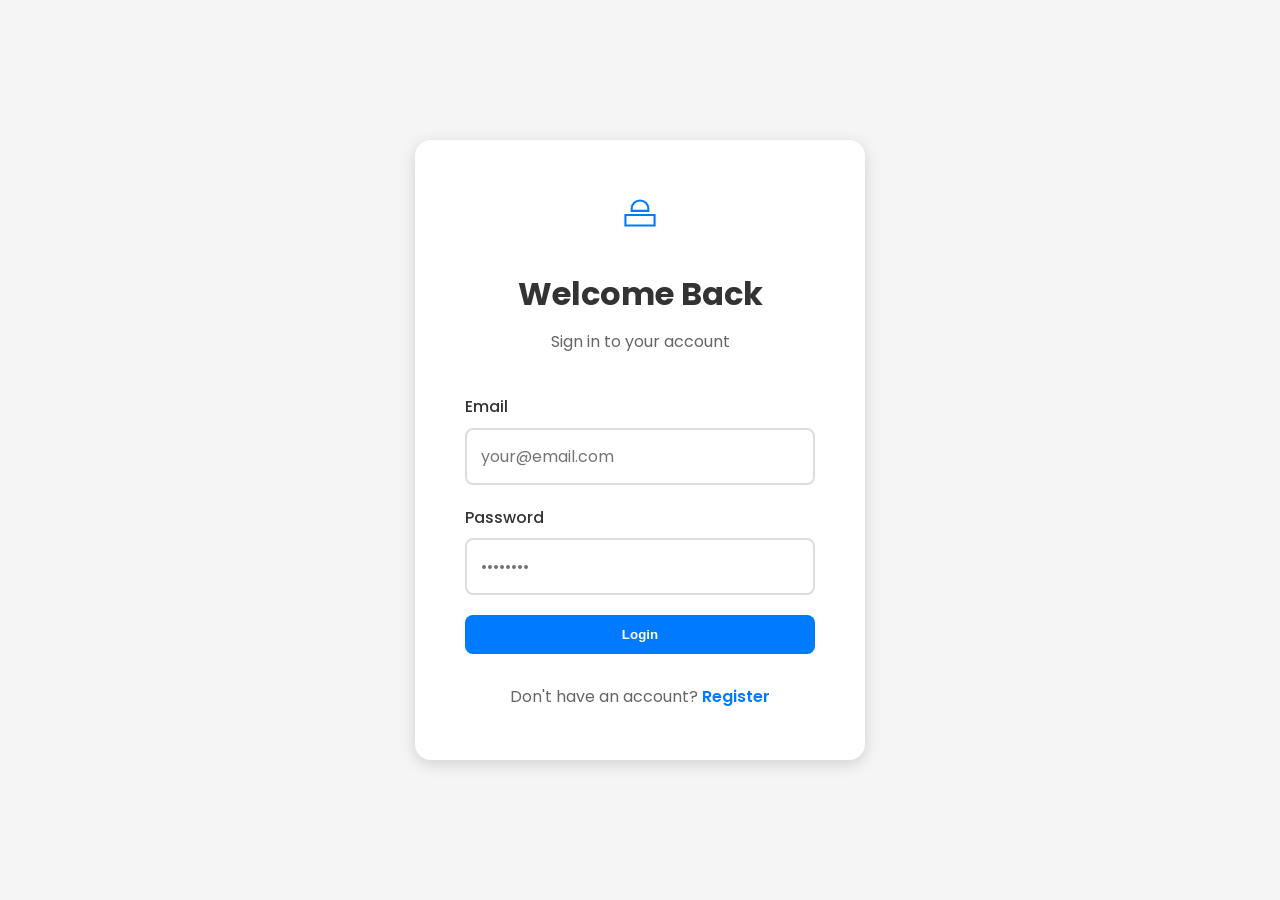
<file: vehicle-booking/admin-dashboard.html>
<!doctype html>
<html lang="en">
  <head>
    <meta charset="UTF-8" />
    <meta name="viewport" content="width=device-width, initial-scale=1.0" />
    <title>Admin Dashboard - VehicleBook</title>
    <link
      href="https://fonts.googleapis.com/css2?family=Poppins:wght@300;400;500;600;700&display=swap"
      rel="stylesheet"
    />
    <link rel="stylesheet" href="first.css" />
  </head>
  <body>
    <div class="dashboard-layout">
      <!-- Sidebar -->
      <aside class="sidebar" id="sidebar">
        <div class="sidebar-header">
          <svg
            class="sidebar-icon"
            viewBox="0 0 24 24"
            fill="none"
            stroke="currentColor"
          >
            <path
              d="M5 17h14v-5H5v5zm7-12a4 4 0 0 1 4 4v1H8V9a4 4 0 0 1 4-4z"
            />
          </svg>
          <span>VehicleBook Admin</span>
        </div>

        <nav class="sidebar-nav">
          <a href="admin-dashboard.html" class="sidebar-link active">
            <svg viewBox="0 0 24 24" fill="none" stroke="currentColor">
              <rect x="3" y="3" width="7" height="7" />
              <rect x="14" y="3" width="7" height="7" />
              <rect x="14" y="14" width="7" height="7" />
              <rect x="3" y="14" width="7" height="7" />
            </svg>
            <span>Dashboard</span>
          </a>
          <a href="admin-vehicles.html" class="sidebar-link">
            <svg viewBox="0 0 24 24" fill="none" stroke="currentColor">
              <path
                d="M5 17h14v-5H5v5zm7-12a4 4 0 0 1 4 4v1H8V9a4 4 0 0 1 4-4z"
              />
            </svg>
            <span>Vehicles</span>
          </a>
          <a href="admin-bookings.html" class="sidebar-link">
            <svg viewBox="0 0 24 24" fill="none" stroke="currentColor">
              <rect x="3" y="4" width="18" height="18" rx="2" />
              <line x1="16" y1="2" x2="16" y2="6" />
              <line x1="8" y1="2" x2="8" y2="6" />
              <line x1="3" y1="10" x2="21" y2="10" />
            </svg>
            <span>Bookings</span>
          </a>
          <a href="admin-users.html" class="sidebar-link">
            <svg viewBox="0 0 24 24" fill="none" stroke="currentColor">
              <path d="M17 21v-2a4 4 0 0 0-4-4H5a4 4 0 0 0-4 4v2" />
              <circle cx="9" cy="7" r="4" />
              <path d="M23 21v-2a4 4 0 0 0-3-3.87" />
              <path d="M16 3.13a4 4 0 0 1 0 7.75" />
            </svg>
            <span>Users</span>
          </a>
          <a href="#" class="sidebar-link" onclick="logout()">
            <svg viewBox="0 0 24 24" fill="none" stroke="currentColor">
              <path d="M9 21H5a2 2 0 0 1-2-2V5a2 2 0 0 1 2-2h4" />
              <polyline points="16 17 21 12 16 7" />
              <line x1="21" y1="12" x2="9" y2="12" />
            </svg>
            <span>Logout</span>
          </a>
        </nav>
      </aside>

      <!-- Main Content -->
      <main class="main-content">
        <button class="mobile-menu-btn" onclick="toggleSidebar()">☰</button>

        <div class="content-wrapper">
          <h1 class="page-title">Admin Dashboard</h1>

          <div class="stats-grid">
            <div class="stat-card">
              <div class="stat-content">
                <p class="stat-label">Total Vehicles</p>
                <p class="stat-value" id="totalVehicles">0</p>
              </div>
              <svg
                class="stat-icon"
                viewBox="0 0 24 24"
                fill="none"
                stroke="currentColor"
              >
                <path
                  d="M5 17h14v-5H5v5zm7-12a4 4 0 0 1 4 4v1H8V9a4 4 0 0 1 4-4z"
                />
              </svg>
            </div>

            <div class="stat-card stat-card-accent">
              <div class="stat-content">
                <p class="stat-label">Total Bookings</p>
                <p class="stat-value" id="totalBookings">0</p>
              </div>
              <svg
                class="stat-icon"
                viewBox="0 0 24 24"
                fill="none"
                stroke="currentColor"
              >
                <rect x="3" y="4" width="18" height="18" rx="2" />
                <line x1="16" y1="2" x2="16" y2="6" />
                <line x1="8" y1="2" x2="8" y2="6" />
                <line x1="3" y1="10" x2="21" y2="10" />
              </svg>
            </div>

            <div class="stat-card">
              <div class="stat-content">
                <p class="stat-label">Total Users</p>
                <p class="stat-value" id="totalUsers">0</p>
              </div>
              <svg
                class="stat-icon"
                viewBox="0 0 24 24"
                fill="none"
                stroke="currentColor"
              >
                <path d="M17 21v-2a4 4 0 0 0-4-4H5a4 4 0 0 0-4 4v2" />
                <circle cx="9" cy="7" r="4" />
              </svg>
            </div>
          </div>
        </div>
      </main>
    </div>

    <script src="js/config.js"></script>
    <script src="js/admin-dashboard.js"></script>
  </body>
</html>
</file>
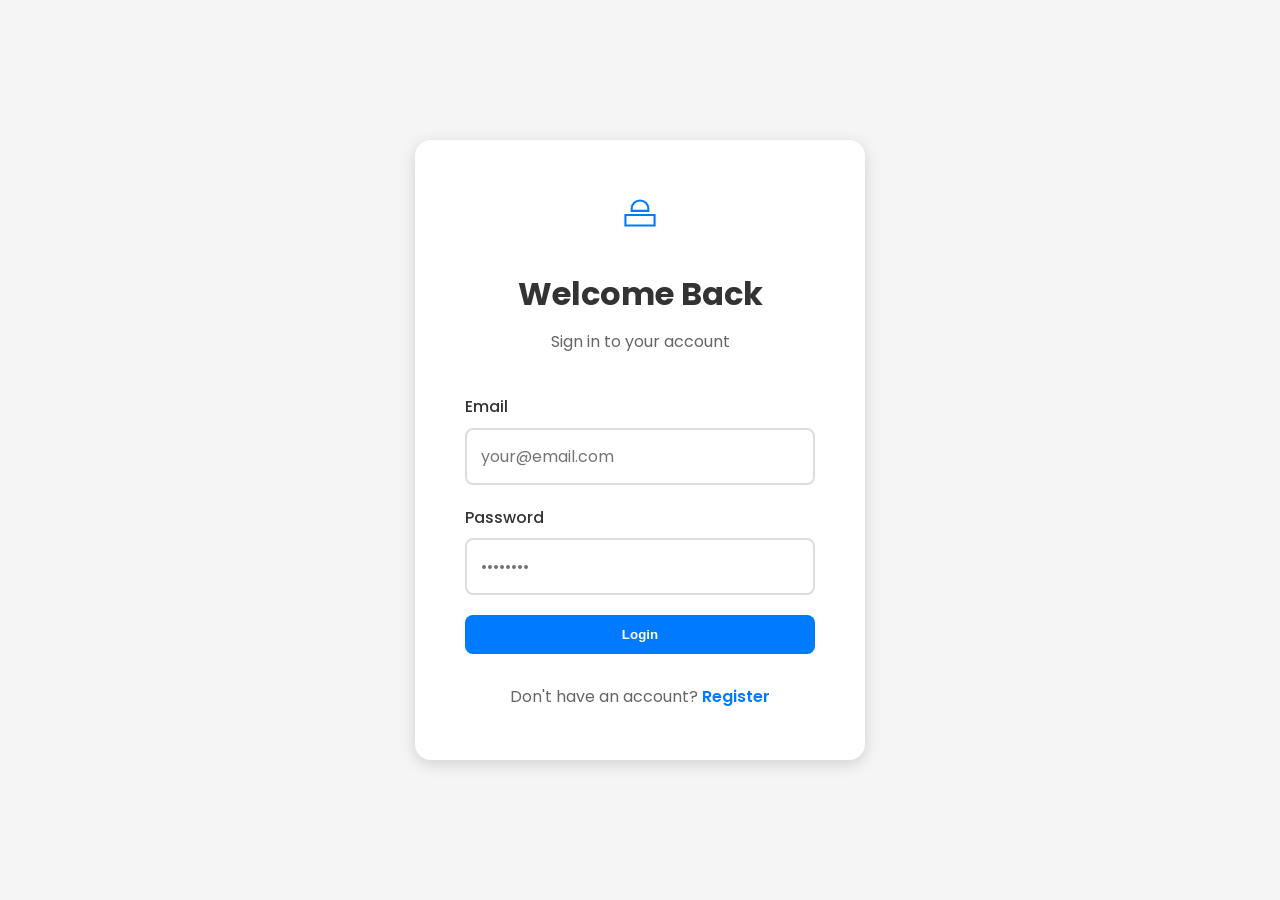
<file: vehicle-booking/admin-vehicles.html>
<!doctype html>
<html lang="en">
  <head>
    <meta charset="UTF-8" />
    <meta name="viewport" content="width=device-width, initial-scale=1.0" />
    <title>Manage Vehicles - VehicleBook Admin</title>
    <link
      href="https://fonts.googleapis.com/css2?family=Poppins:wght@300;400;500;600;700&display=swap"
      rel="stylesheet"
    />
    <link rel="stylesheet" href="first.css" />
  </head>
  <body>
    <div class="dashboard-layout">
      <!-- Sidebar (same as admin-dashboard) -->
      <aside class="sidebar" id="sidebar">
        <div class="sidebar-header">
          <svg
            class="sidebar-icon"
            viewBox="0 0 24 24"
            fill="none"
            stroke="currentColor"
          >
            <path
              d="M5 17h14v-5H5v5zm7-12a4 4 0 0 1 4 4v1H8V9a4 4 0 0 1 4-4z"
            />
          </svg>
          <span>VehicleBook Admin</span>
        </div>

        <nav class="sidebar-nav">
          <a href="admin-dashboard.html" class="sidebar-link">
            <svg viewBox="0 0 24 24" fill="none" stroke="currentColor">
              <rect x="3" y="3" width="7" height="7" />
              <rect x="14" y="3" width="7" height="7" />
              <rect x="14" y="14" width="7" height="7" />
              <rect x="3" y="14" width="7" height="7" />
            </svg>
            <span>Dashboard</span>
          </a>
          <a href="admin-vehicles.html" class="sidebar-link active">
            <svg viewBox="0 0 24 24" fill="none" stroke="currentColor">
              <path
                d="M5 17h14v-5H5v5zm7-12a4 4 0 0 1 4 4v1H8V9a4 4 0 0 1 4-4z"
              />
            </svg>
            <span>Vehicles</span>
          </a>
          <a href="admin-bookings.html" class="sidebar-link">
            <svg viewBox="0 0 24 24" fill="none" stroke="currentColor">
              <rect x="3" y="4" width="18" height="18" rx="2" />
              <line x1="16" y1="2" x2="16" y2="6" />
              <line x1="8" y1="2" x2="8" y2="6" />
              <line x1="3" y1="10" x2="21" y2="10" />
            </svg>
            <span>Bookings</span>
          </a>
          <a href="admin-users.html" class="sidebar-link">
            <svg viewBox="0 0 24 24" fill="none" stroke="currentColor">
              <path d="M17 21v-2a4 4 0 0 0-4-4H5a4 4 0 0 0-4 4v2" />
              <circle cx="9" cy="7" r="4" />
            </svg>
            <span>Users</span>
          </a>
          <a href="#" class="sidebar-link" onclick="logout()">
            <svg viewBox="0 0 24 24" fill="none" stroke="currentColor">
              <path d="M9 21H5a2 2 0 0 1-2-2V5a2 2 0 0 1 2-2h4" />
              <polyline points="16 17 21 12 16 7" />
              <line x1="21" y1="12" x2="9" y2="12" />
            </svg>
            <span>Logout</span>
          </a>
        </nav>
      </aside>

      <!-- Main Content -->
      <main class="main-content">
        <button class="mobile-menu-btn" onclick="toggleSidebar()">☰</button>

        <div class="content-wrapper">
          <div class="flex-between mb-20">
            <h1 class="page-title" style="margin-bottom: 0">Manage Vehicles</h1>
            <button class="btn btn-primary" onclick="showAddModal()">
              <svg
                style="
                  width: 20px;
                  height: 20px;
                  display: inline;
                  vertical-align: middle;
                  margin-right: 8px;
                "
                viewBox="0 0 24 24"
                fill="none"
                stroke="currentColor"
              >
                <line x1="12" y1="5" x2="12" y2="19" />
                <line x1="5" y1="12" x2="19" y2="12" />
              </svg>
              Add Vehicle
            </button>
          </div>

          <div class="table-container">
            <div class="table-wrapper">
              <table>
                <thead>
                  <tr>
                    <th>Vehicle Name</th>
                    <th>Type</th>
                    <th>Price/Day</th>
                    <th>Status</th>
                    <th>Actions</th>
                  </tr>
                </thead>
                <tbody id="vehiclesTableBody">
                  <tr>
                    <td colspan="5" class="text-center">Loading...</td>
                  </tr>
                </tbody>
              </table>
            </div>
          </div>
        </div>
      </main>
    </div>

    <!-- Modal -->
    <div id="vehicleModal" class="modal-overlay hidden">
      <div class="modal">
        <h2 class="modal-header" id="modalTitle">Add Vehicle</h2>
        <form id="vehicleForm" class="modal-form">
          <div class="form-group">
            <label>Vehicle Name</label>
            <input type="text" id="vehicleName" name="name" required />
          </div>

          <div class="form-group">
            <label>Type</label>
            <input
              type="text"
              id="vehicleType"
              name="type"
              placeholder="e.g., SUV, Sedan, Electric"
              required
            />
          </div>

          <div class="form-group">
            <label>Price per Day ($)</label>
            <input
              type="number"
              id="vehiclePrice"
              name="price"
              step="0.01"
              required
            />
          </div>

          <div class="form-group">
            <label>Status</label>
            <select id="vehicleStatus" name="status" required>
              <option value="Available">Available</option>
              <option value="Unavailable">Unavailable</option>
            </select>
          </div>

          <div class="modal-actions">
            <button type="submit" class="btn btn-primary" style="flex: 1">
              Save
            </button>
            <button
              type="button"
              class="btn"
              style="flex: 1; background: #6c757d; color: white"
              onclick="closeModal()"
            >
              Cancel
            </button>
          </div>
        </form>
      </div>
    </div>

    <script src="js/config.js"></script>
    <script src="js/admin-vehicles.js"></script>
  </body>
</html>
</file>
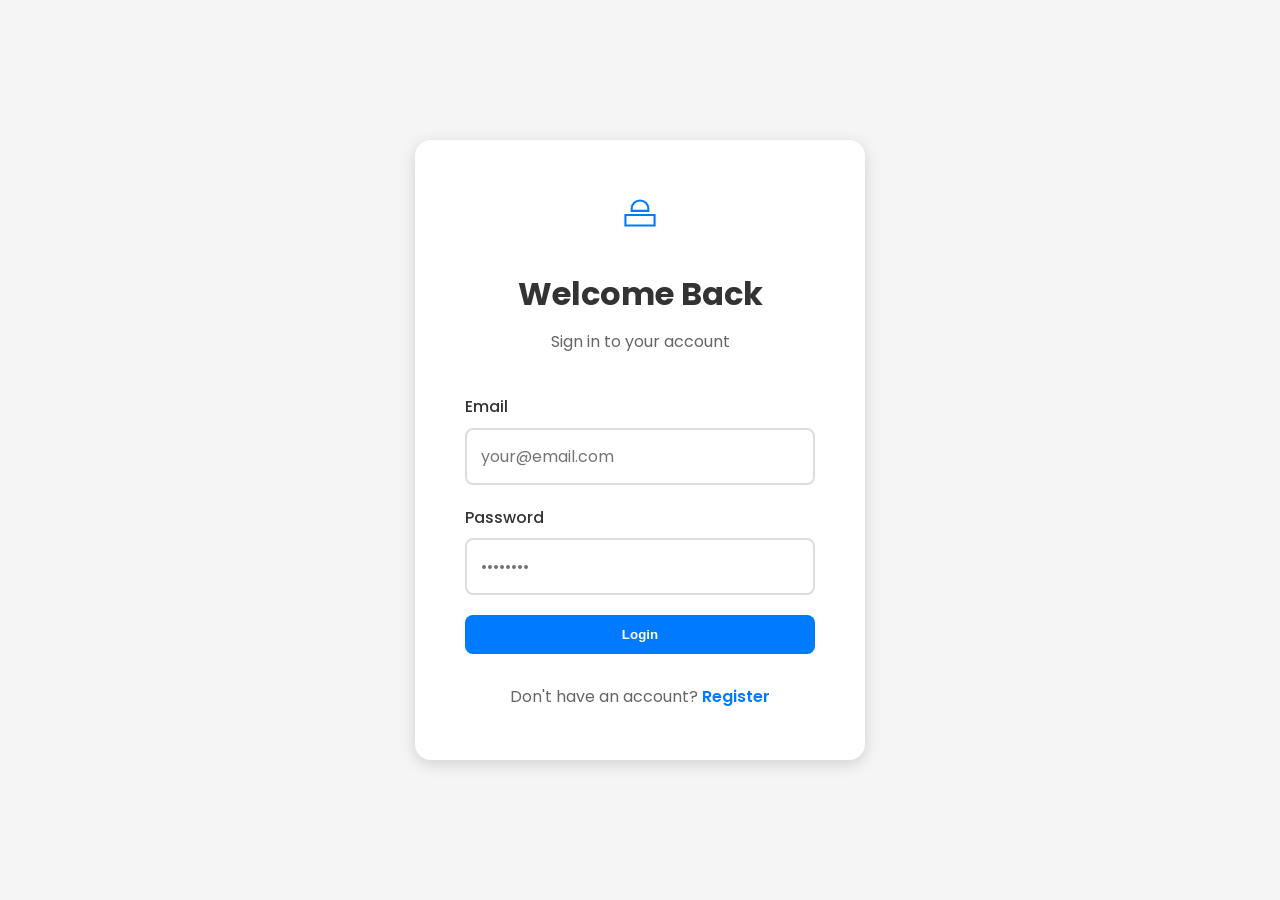
<file: vehicle-booking/booking-history.html>
<!doctype html>
<html lang="en">
  <head>
    <meta charset="UTF-8" />
    <meta name="viewport" content="width=device-width, initial-scale=1.0" />
    <title>Booking History - VehicleBook</title>
    <link
      href="https://fonts.googleapis.com/css2?family=Poppins:wght@300;400;500;600;700&display=swap"
      rel="stylesheet"
    />
    <link rel="stylesheet" href="first.css" />
  </head>
  <body>
    <div class="dashboard-layout">
      <!-- Sidebar -->
      <aside class="sidebar" id="sidebar">
        <div class="sidebar-header">
          <svg
            class="sidebar-icon"
            viewBox="0 0 24 24"
            fill="none"
            stroke="currentColor"
          >
            <path
              d="M5 17h14v-5H5v5zm7-12a4 4 0 0 1 4 4v1H8V9a4 4 0 0 1 4-4z"
            />
          </svg>
          <span>VehicleBook</span>
        </div>

        <nav class="sidebar-nav">
          <a href="user-dashboard.html" class="sidebar-link">
            <svg viewBox="0 0 24 24" fill="none" stroke="currentColor">
              <rect x="3" y="3" width="7" height="7" />
              <rect x="14" y="3" width="7" height="7" />
              <rect x="14" y="14" width="7" height="7" />
              <rect x="3" y="14" width="7" height="7" />
            </svg>
            <span>Dashboard</span>
          </a>
          <a href="vehicles.html" class="sidebar-link">
            <svg viewBox="0 0 24 24" fill="none" stroke="currentColor">
              <path
                d="M5 17h14v-5H5v5zm7-12a4 4 0 0 1 4 4v1H8V9a4 4 0 0 1 4-4z"
              />
            </svg>
            <span>Vehicles</span>
          </a>
          <a href="booking-history.html" class="sidebar-link active">
            <svg viewBox="0 0 24 24" fill="none" stroke="currentColor">
              <rect x="3" y="4" width="18" height="18" rx="2" />
              <line x1="16" y1="2" x2="16" y2="6" />
              <line x1="8" y1="2" x2="8" y2="6" />
              <line x1="3" y1="10" x2="21" y2="10" />
            </svg>
            <span>My Bookings</span>
          </a>
          <a href="#" class="sidebar-link" onclick="logout()">
            <svg viewBox="0 0 24 24" fill="none" stroke="currentColor">
              <path d="M9 21H5a2 2 0 0 1-2-2V5a2 2 0 0 1 2-2h4" />
              <polyline points="16 17 21 12 16 7" />
              <line x1="21" y1="12" x2="9" y2="12" />
            </svg>
            <span>Logout</span>
          </a>
        </nav>
      </aside>

      <!-- Main Content -->
      <main class="main-content">
        <button class="mobile-menu-btn" onclick="toggleSidebar()">☰</button>

        <div class="content-wrapper">
          <h1 class="page-title">My Bookings</h1>

          <div class="table-container">
            <div class="table-wrapper">
              <table>
                <thead>
                  <tr>
                    <th>Booking ID</th>
                    <th>Vehicle</th>
                    <th>Start Date</th>
                    <th>End Date</th>
                    <th>Status</th>
                    <th>Actions</th>
                  </tr>
                </thead>
                <tbody id="bookingsTableBody">
                  <tr>
                    <td colspan="6" class="text-center">Loading...</td>
                  </tr>
                </tbody>
              </table>
            </div>
          </div>
        </div>
      </main>
    </div>

    <script src="js/config.js"></script>
    <script src="js/booking-history.js"></script>
  </body>
</html>
</file>
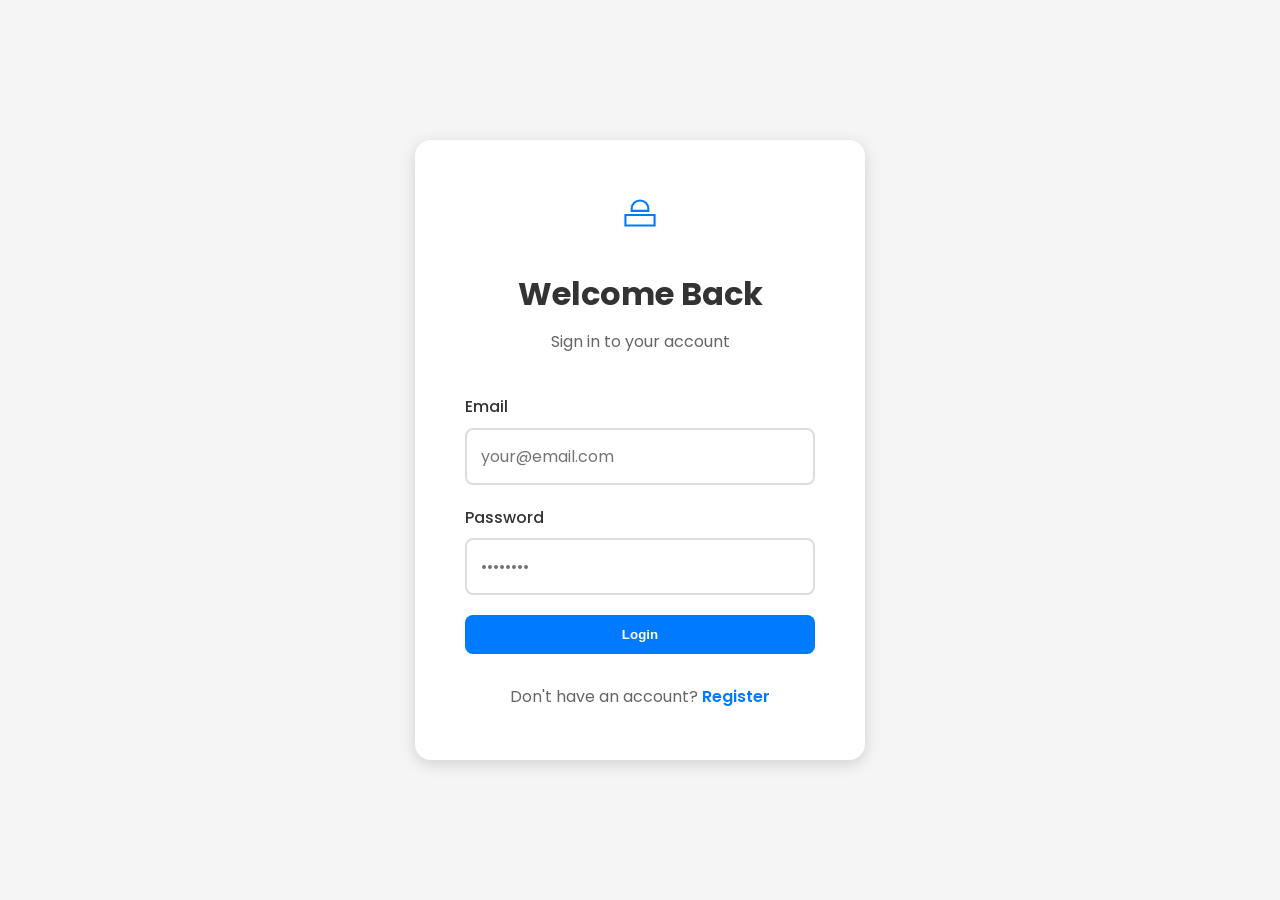
<file: vehicle-booking/booking.html>
<!doctype html>
<html lang="en">
  <head>
    <meta charset="UTF-8" />
    <meta name="viewport" content="width=device-width, initial-scale=1.0" />
    <title>Book Vehicle - VehicleBook</title>
    <link
      href="https://fonts.googleapis.com/css2?family=Poppins:wght@300;400;500;600;700&display=swap"
      rel="stylesheet"
    />
    <link rel="stylesheet" href="first.css" />
  </head>
  <body>
    <div class="dashboard-layout">
      <!-- Sidebar -->
      <aside class="sidebar" id="sidebar">
        <div class="sidebar-header">
          <svg
            class="sidebar-icon"
            viewBox="0 0 24 24"
            fill="none"
            stroke="currentColor"
          >
            <path
              d="M5 17h14v-5H5v5zm7-12a4 4 0 0 1 4 4v1H8V9a4 4 0 0 1 4-4z"
            />
          </svg>
          <span>VehicleBook</span>
        </div>

        <nav class="sidebar-nav">
          <a href="user-dashboard.html" class="sidebar-link">
            <svg viewBox="0 0 24 24" fill="none" stroke="currentColor">
              <rect x="3" y="3" width="7" height="7" />
              <rect x="14" y="3" width="7" height="7" />
              <rect x="14" y="14" width="7" height="7" />
              <rect x="3" y="14" width="7" height="7" />
            </svg>
            <span>Dashboard</span>
          </a>
          <a href="vehicles.html" class="sidebar-link">
            <svg viewBox="0 0 24 24" fill="none" stroke="currentColor">
              <path
                d="M5 17h14v-5H5v5zm7-12a4 4 0 0 1 4 4v1H8V9a4 4 0 0 1 4-4z"
              />
            </svg>
            <span>Vehicles</span>
          </a>
          <a href="booking-history.html" class="sidebar-link">
            <svg viewBox="0 0 24 24" fill="none" stroke="currentColor">
              <rect x="3" y="4" width="18" height="18" rx="2" />
              <line x1="16" y1="2" x2="16" y2="6" />
              <line x1="8" y1="2" x2="8" y2="6" />
              <line x1="3" y1="10" x2="21" y2="10" />
            </svg>
            <span>My Bookings</span>
          </a>
          <a href="#" class="sidebar-link" onclick="logout()">
            <svg viewBox="0 0 24 24" fill="none" stroke="currentColor">
              <path d="M9 21H5a2 2 0 0 1-2-2V5a2 2 0 0 1 2-2h4" />
              <polyline points="16 17 21 12 16 7" />
              <line x1="21" y1="12" x2="9" y2="12" />
            </svg>
            <span>Logout</span>
          </a>
        </nav>
      </aside>

      <!-- Main Content -->
      <main class="main-content">
        <button class="mobile-menu-btn" onclick="toggleSidebar()">☰</button>

        <div class="content-wrapper">
          <h1 class="page-title">Book Your Vehicle</h1>

          <div class="booking-container">
            <div class="booking-card">
              <!-- Vehicle Details -->
              <div class="vehicle-details" id="vehicleDetails">
                <!-- Loaded by JavaScript -->
              </div>

              <!-- Booking Form -->
              <form id="bookingForm" class="booking-form">
                <input type="hidden" name="vehicle_id" id="vehicleId" />

                <div class="form-row">
                  <div class="form-group">
                    <label>Start Date</label>
                    <input type="date" name="start_date" required />
                  </div>

                  <div class="form-group">
                    <label>End Date</label>
                    <input type="date" name="end_date" required />
                  </div>
                </div>

                <button
                  type="submit"
                  class="btn btn-accent btn-block btn-large"
                >
                  Confirm Booking
                </button>
              </form>
            </div>
          </div>
        </div>
      </main>
    </div>

    <script src="js/auth.js"></script>
    <script src="js/booking.js"></script>
  </body>
</html>
</file>
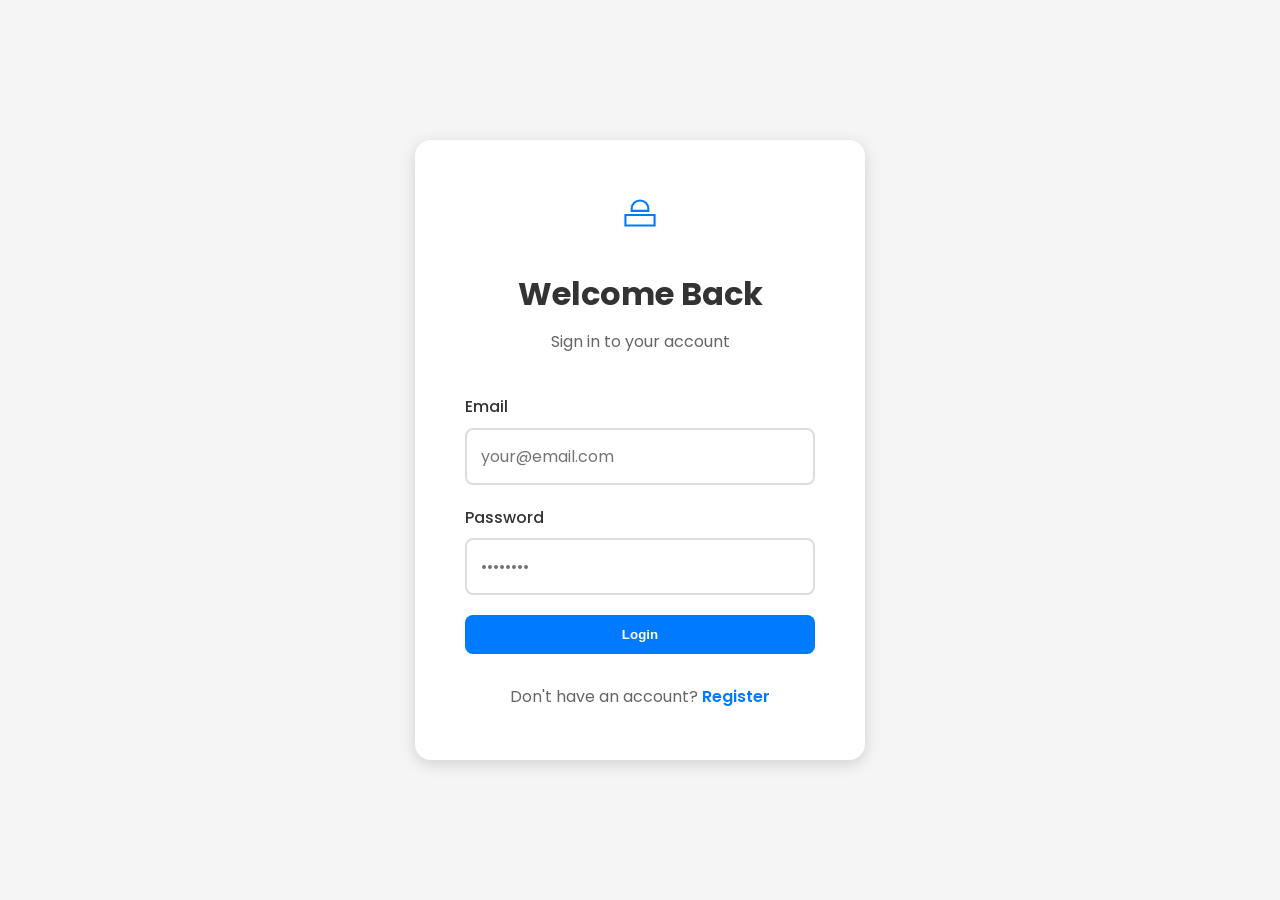
<file: vehicle-booking/login.html>
<!doctype html>
<html lang="en">
  <head>
    <meta charset="UTF-8" />
    <meta name="viewport" content="width=device-width, initial-scale=1.0" />
    <title>Login - VehicleBook</title>
    <link
      href="https://fonts.googleapis.com/css2?family=Poppins:wght@300;400;500;600;700&display=swap"
      rel="stylesheet"
    />
    <link rel="stylesheet" href="first.css" />
  </head>
  <body>
    <div class="auth-container">
      <div class="auth-card">
        <div class="auth-header">
          <svg
            class="auth-icon"
            viewBox="0 0 24 24"
            fill="none"
            stroke="currentColor"
          >
            <path
              d="M5 17h14v-5H5v5zm7-12a4 4 0 0 1 4 4v1H8V9a4 4 0 0 1 4-4z"
            />
          </svg>
          <h2>Welcome Back</h2>
          <p>Sign in to your account</p>
        </div>

        <form id="loginForm" class="auth-form">
          <div class="form-group">
            <label>Email</label>
            <input
              type="email"
              name="email"
              placeholder="your@email.com"
              required
            />
          </div>

          <div class="form-group">
            <label>Password</label>
            <input
              type="password"
              name="password"
              placeholder="••••••••"
              required
            />
          </div>

          <button type="submit" class="btn btn-primary btn-block">Login</button>

          <p class="auth-footer">
            Don't have an account? <a href="register.html">Register</a>
          </p>
        </form>
      </div>
    </div>

    <script src="js/auth.js"></script>
  </body>
</html>
</file>
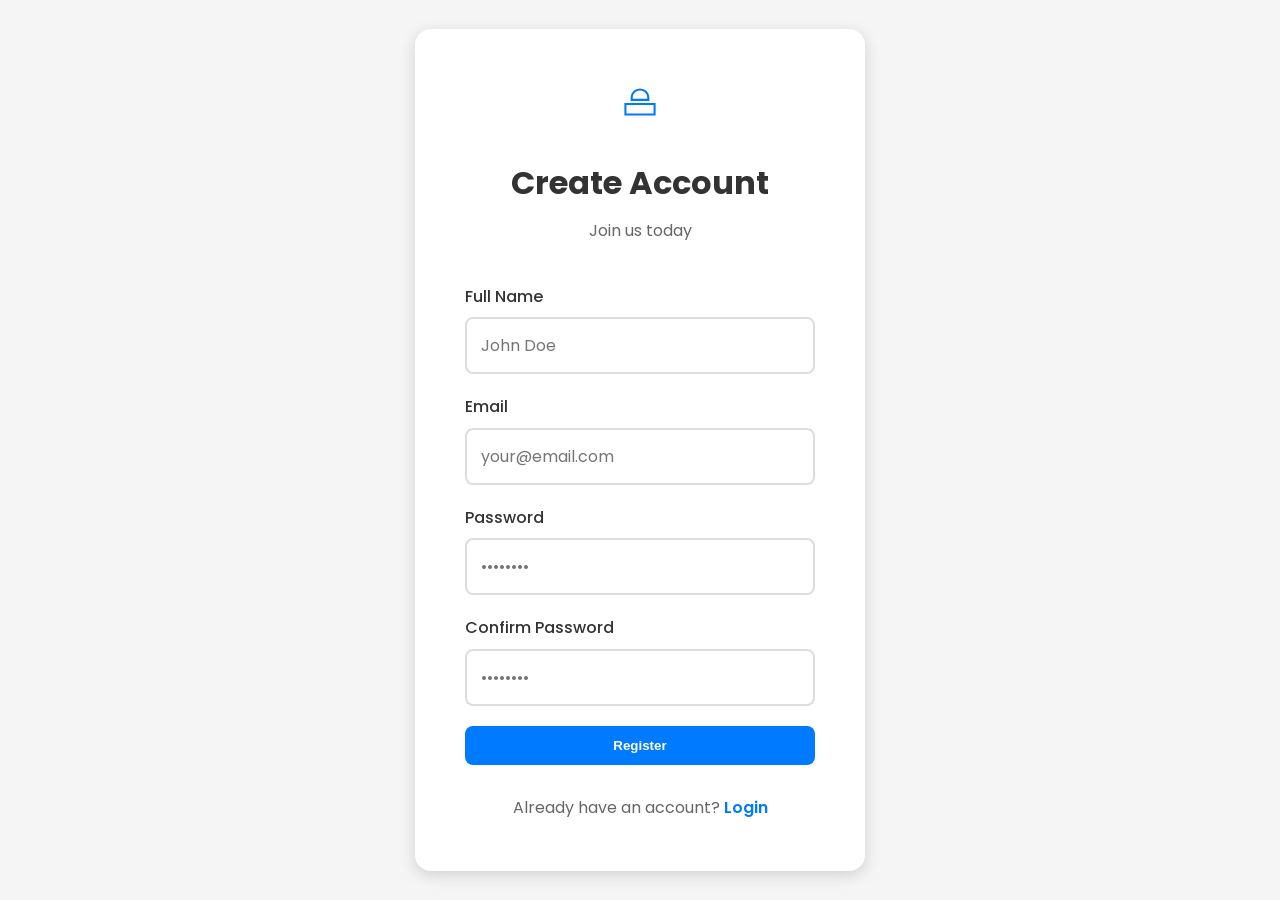
<file: vehicle-booking/register.html>
<!doctype html>
<html lang="en">
  <head>
    <meta charset="UTF-8" />
    <meta name="viewport" content="width=device-width, initial-scale=1.0" />
    <title>Register - VehicleBook</title>
    <link
      href="https://fonts.googleapis.com/css2?family=Poppins:wght@300;400;500;600;700&display=swap"
      rel="stylesheet"
    />
    <link rel="stylesheet" href="first.css" />
  </head>
  <body>
    <div class="auth-container">
      <div class="auth-card">
        <div class="auth-header">
          <svg
            class="auth-icon"
            viewBox="0 0 24 24"
            fill="none"
            stroke="currentColor"
          >
            <path
              d="M5 17h14v-5H5v5zm7-12a4 4 0 0 1 4 4v1H8V9a4 4 0 0 1 4-4z"
            />
          </svg>
          <h2>Create Account</h2>
          <p>Join us today</p>
        </div>

        <form id="registerForm" class="auth-form">
          <div class="form-group">
            <label>Full Name</label>
            <input type="text" name="name" placeholder="John Doe" required />
          </div>

          <div class="form-group">
            <label>Email</label>
            <input
              type="email"
              name="email"
              placeholder="your@email.com"
              required
            />
          </div>

          <div class="form-group">
            <label>Password</label>
            <input
              type="password"
              name="password"
              placeholder="••••••••"
              required
            />
          </div>

          <div class="form-group">
            <label>Confirm Password</label>
            <input
              type="password"
              name="confirm_password"
              placeholder="••••••••"
              required
            />
          </div>

          <button type="submit" class="btn btn-primary btn-block">
            Register
          </button>

          <p class="auth-footer">
            Already have an account? <a href="login.html">Login</a>
          </p>
        </form>
      </div>
    </div>

    <script src="js/auth.js"></script>
  </body>
</html>
</file>
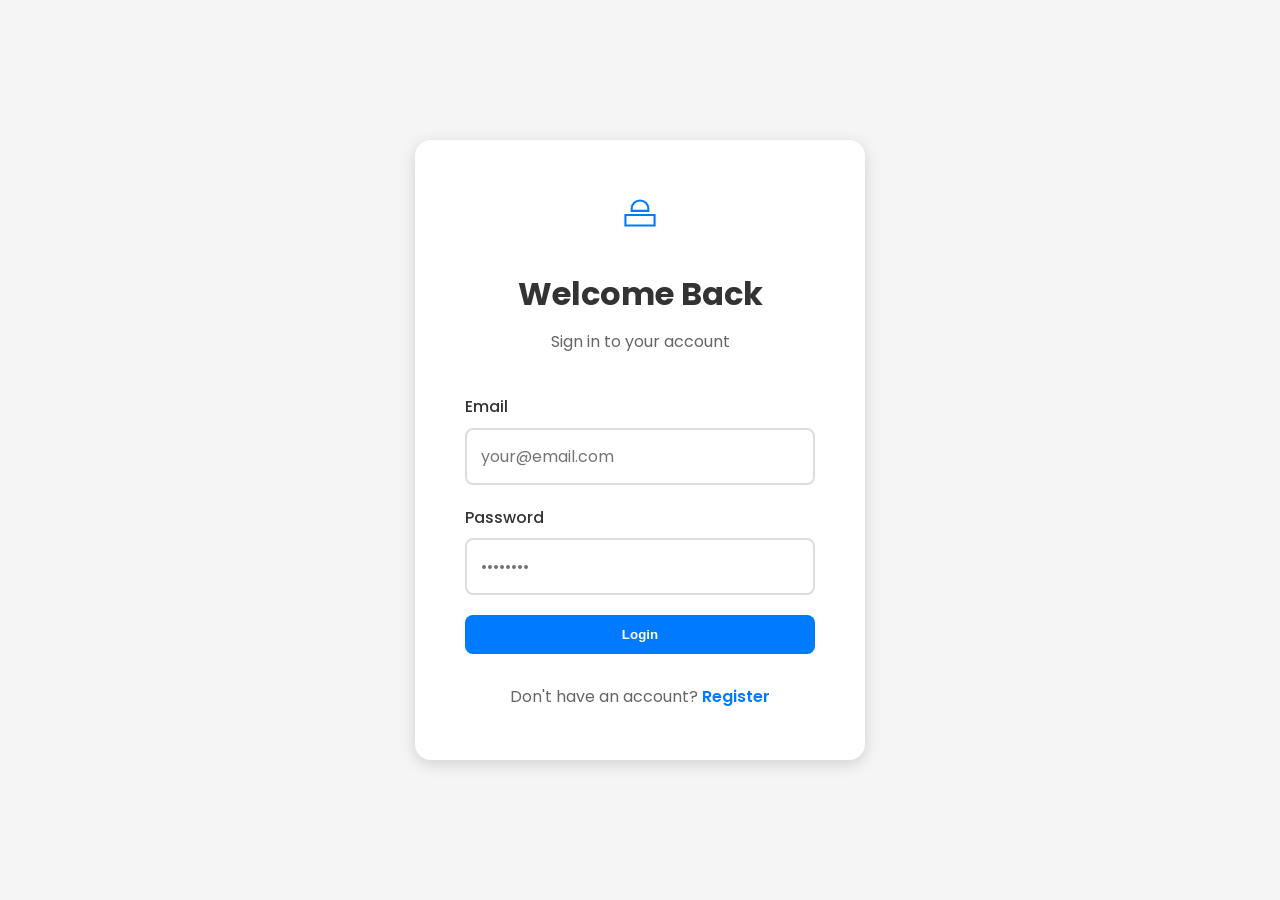
<file: vehicle-booking/user-dashboard.html>
<!doctype html>
<html lang="en">
  <head>
    <meta charset="UTF-8" />
    <meta name="viewport" content="width=device-width, initial-scale=1.0" />
    <title>Dashboard - VehicleBook</title>
    <link
      href="https://fonts.googleapis.com/css2?family=Poppins:wght@300;400;500;600;700&display=swap"
      rel="stylesheet"
    />
    <link rel="stylesheet" href="first.css" />
  </head>
  <body>
    <div class="dashboard-layout">
      <!-- Sidebar -->
      <aside class="sidebar" id="sidebar">
        <div class="sidebar-header">
          <svg
            class="sidebar-icon"
            viewBox="0 0 24 24"
            fill="none"
            stroke="currentColor"
          >
            <path
              d="M5 17h14v-5H5v5zm7-12a4 4 0 0 1 4 4v1H8V9a4 4 0 0 1 4-4z"
            />
          </svg>
          <span>VehicleBook</span>
        </div>

        <nav class="sidebar-nav">
          <a href="user-dashboard.html" class="sidebar-link active">
            <svg viewBox="0 0 24 24" fill="none" stroke="currentColor">
              <rect x="3" y="3" width="7" height="7" />
              <rect x="14" y="3" width="7" height="7" />
              <rect x="14" y="14" width="7" height="7" />
              <rect x="3" y="14" width="7" height="7" />
            </svg>
            <span>Dashboard</span>
          </a>
          <a href="vehicles.html" class="sidebar-link">
            <svg viewBox="0 0 24 24" fill="none" stroke="currentColor">
              <path
                d="M5 17h14v-5H5v5zm7-12a4 4 0 0 1 4 4v1H8V9a4 4 0 0 1 4-4z"
              />
            </svg>
            <span>Vehicles</span>
          </a>
          <a href="booking-history.html" class="sidebar-link">
            <svg viewBox="0 0 24 24" fill="none" stroke="currentColor">
              <rect x="3" y="4" width="18" height="18" rx="2" />
              <line x1="16" y1="2" x2="16" y2="6" />
              <line x1="8" y1="2" x2="8" y2="6" />
              <line x1="3" y1="10" x2="21" y2="10" />
            </svg>
            <span>My Bookings</span>
          </a>
          <a href="#" class="sidebar-link" onclick="logout()">
            <svg viewBox="0 0 24 24" fill="none" stroke="currentColor">
              <path d="M9 21H5a2 2 0 0 1-2-2V5a2 2 0 0 1 2-2h4" />
              <polyline points="16 17 21 12 16 7" />
              <line x1="21" y1="12" x2="9" y2="12" />
            </svg>
            <span>Logout</span>
          </a>
        </nav>
      </aside>

      <!-- Main Content -->
      <main class="main-content">
        <button class="mobile-menu-btn" onclick="toggleSidebar()">☰</button>

        <div class="content-wrapper">
          <h1 class="page-title">Welcome Back!</h1>

          <div class="stats-grid">
            <div class="stat-card">
              <div class="stat-content">
                <p class="stat-label">Total Bookings</p>
                <p class="stat-value" id="totalBookings">0</p>
              </div>
              <svg
                class="stat-icon"
                viewBox="0 0 24 24"
                fill="none"
                stroke="currentColor"
              >
                <rect x="3" y="4" width="18" height="18" rx="2" />
                <line x1="16" y1="2" x2="16" y2="6" />
                <line x1="8" y1="2" x2="8" y2="6" />
                <line x1="3" y1="10" x2="21" y2="10" />
              </svg>
            </div>

            <div class="stat-card stat-card-accent">
              <div class="stat-content">
                <p class="stat-label">Active Bookings</p>
                <p class="stat-value" id="activeBookings">0</p>
              </div>
              <svg
                class="stat-icon"
                viewBox="0 0 24 24"
                fill="none"
                stroke="currentColor"
              >
                <path
                  d="M5 17h14v-5H5v5zm7-12a4 4 0 0 1 4 4v1H8V9a4 4 0 0 1 4-4z"
                />
              </svg>
            </div>
          </div>
        </div>
      </main>
    </div>
    <script src="js/auth.js"></script>
    <script src="js/dashboard.js"></script>
  </body>
</html>
</file>
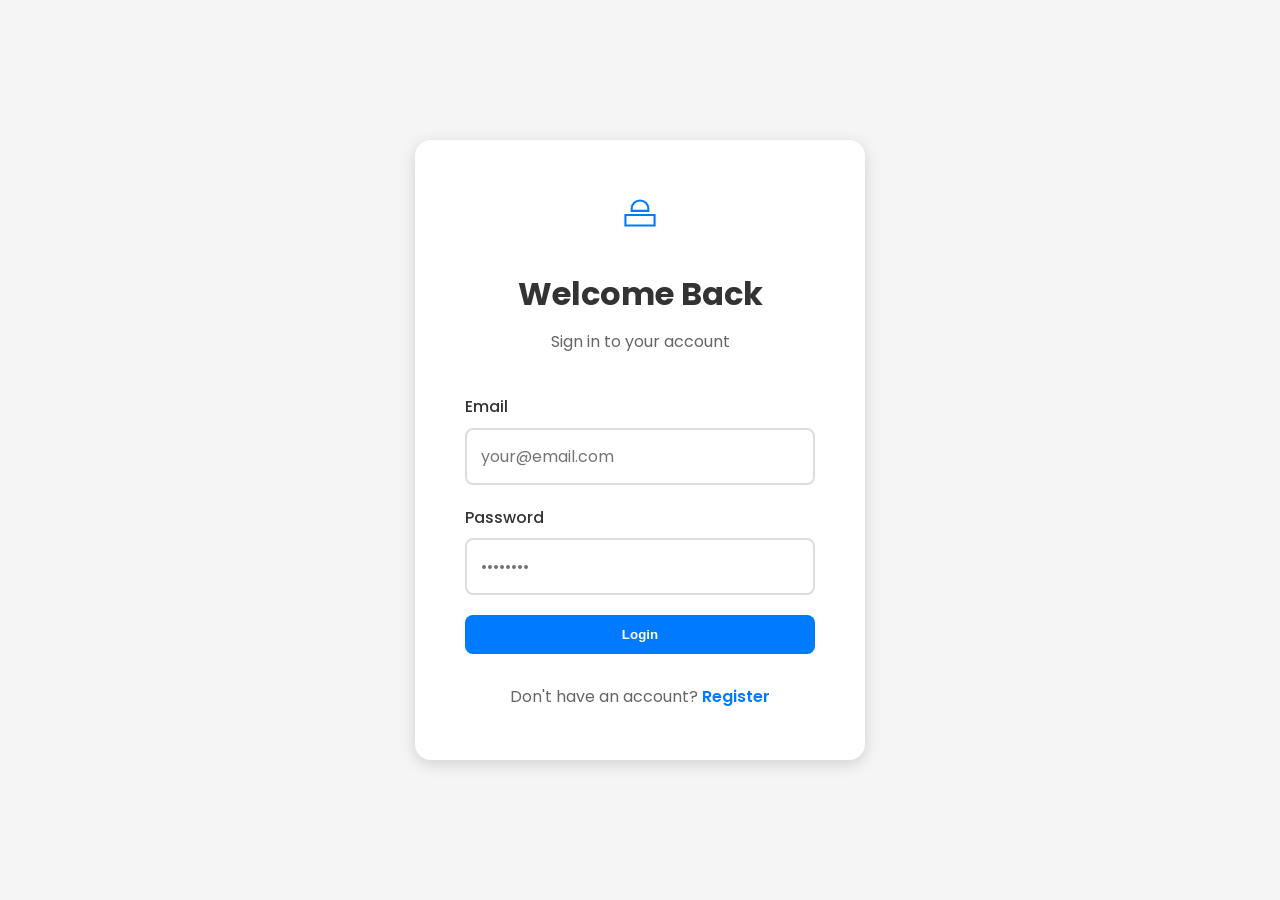
<file: vehicle-booking/vehicles.html>
<!doctype html>
<html lang="en">
  <head>
    <meta charset="UTF-8" />
    <meta name="viewport" content="width=device-width, initial-scale=1.0" />
    <title>Vehicles - VehicleBook</title>
    <link
      href="https://fonts.googleapis.com/css2?family=Poppins:wght@300;400;500;600;700&display=swap"
      rel="stylesheet"
    />
    <link rel="stylesheet" href="first.css" />
  </head>
  <body>
    <div class="dashboard-layout">
      <!-- Sidebar (same as user-dashboard) -->
      <aside class="sidebar" id="sidebar">
        <div class="sidebar-header">
          <svg
            class="sidebar-icon"
            viewBox="0 0 24 24"
            fill="none"
            stroke="currentColor"
          >
            <path
              d="M5 17h14v-5H5v5zm7-12a4 4 0 0 1 4 4v1H8V9a4 4 0 0 1 4-4z"
            />
          </svg>
          <span>VehicleBook</span>
        </div>

        <nav class="sidebar-nav">
          <a href="user-dashboard.html" class="sidebar-link">
            <svg viewBox="0 0 24 24" fill="none" stroke="currentColor">
              <rect x="3" y="3" width="7" height="7" />
              <rect x="14" y="3" width="7" height="7" />
              <rect x="14" y="14" width="7" height="7" />
              <rect x="3" y="14" width="7" height="7" />
            </svg>
            <span>Dashboard</span>
          </a>
          <a href="vehicles.html" class="sidebar-link active">
            <svg viewBox="0 0 24 24" fill="none" stroke="currentColor">
              <path
                d="M5 17h14v-5H5v5zm7-12a4 4 0 0 1 4 4v1H8V9a4 4 0 0 1 4-4z"
              />
            </svg>
            <span>Vehicles</span>
          </a>
          <a href="booking-history.html" class="sidebar-link">
            <svg viewBox="0 0 24 24" fill="none" stroke="currentColor">
              <rect x="3" y="4" width="18" height="18" rx="2" />
              <line x1="16" y1="2" x2="16" y2="6" />
              <line x1="8" y1="2" x2="8" y2="6" />
              <line x1="3" y1="10" x2="21" y2="10" />
            </svg>
            <span>My Bookings</span>
          </a>
          <a href="#" class="sidebar-link" onclick="logout()">
            <svg viewBox="0 0 24 24" fill="none" stroke="currentColor">
              <path d="M9 21H5a2 2 0 0 1-2-2V5a2 2 0 0 1 2-2h4" />
              <polyline points="16 17 21 12 16 7" />
              <line x1="21" y1="12" x2="9" y2="12" />
            </svg>
            <span>Logout</span>
          </a>
        </nav>
      </aside>

      <!-- Main Content -->
      <main class="main-content">
        <button class="mobile-menu-btn" onclick="toggleSidebar()">☰</button>

        <div class="content-wrapper">
          <h1 class="page-title">Available Vehicles</h1>

          <div class="vehicles-grid" id="vehiclesGrid">
            <!-- Vehicles will be loaded here by JavaScript -->
          </div>
        </div>
      </main>
    </div>

    <script src="js/auth.js"></script>
    <script src="js/vehicles.js"></script>
  </body>
</html>
</file>
<file: vehicle-booking/first.css>
/* ========================================
   FILE: css/style.css
   Main Stylesheet for Vehicle Booking System
   ======================================== */

/* ==================== RESET & BASE ==================== */
* {
  margin: 0;
  padding: 0;
  box-sizing: border-box;
}

:root {
  --primary-color: #007bff;
  --secondary-color: #f5f5f5;
  --accent-color: #ff6600;
  --text-dark: #333333;
  --text-light: #666666;
  --white: #ffffff;
  --success: #28a745;
  --danger: #dc3545;
  --warning: #ffc107;
  --border-color: #ddd;
  --shadow: 0 2px 8px rgba(0, 0, 0, 0.1);
  --shadow-lg: 0 4px 16px rgba(0, 0, 0, 0.15);
}

body {
  font-family: "Poppins", sans-serif;
  background-color: var(--secondary-color);
  color: var(--text-dark);
  line-height: 1.6;
}

.container {
  max-width: 1200px;
  margin: 0 auto;
  padding: 0 20px;
}

/* ==================== NAVBAR ==================== */
.navbar {
  background: var(--white);
  box-shadow: var(--shadow);
  position: sticky;
  top: 0;
  z-index: 100;
}

.nav-wrapper {
  display: flex;
  justify-content: space-between;
  align-items: center;
  height: 70px;
}

.nav-brand {
  display: flex;
  align-items: center;
  font-size: 1.5rem;
  font-weight: 700;
  color: var(--text-dark);
}

.nav-icon {
  width: 32px;
  height: 32px;
  margin-right: 10px;
  stroke: var(--primary-color);
}

.nav-menu {
  display: flex;
  align-items: center;
  gap: 30px;
}

.nav-link {
  text-decoration: none;
  color: var(--text-dark);
  font-weight: 500;
  transition: color 0.3s;
}

.nav-link:hover {
  color: var(--primary-color);
}

/* ==================== BUTTONS ==================== */
.btn {
  padding: 12px 24px;
  border: none;
  border-radius: 8px;
  font-weight: 600;
  cursor: pointer;
  transition: all 0.3s;
  text-decoration: none;
  display: inline-block;
  text-align: center;
}

.btn-primary {
  background: var(--primary-color);
  color: var(--white);
}

.btn-primary:hover {
  background: #0056b3;
  transform: translateY(-2px);
  box-shadow: var(--shadow-lg);
}

.btn-accent {
  background: var(--accent-color);
  color: var(--white);
}

.btn-accent:hover {
  background: #e55a00;
  transform: translateY(-2px);
  box-shadow: var(--shadow-lg);
}

.btn-large {
  padding: 16px 40px;
  font-size: 1.1rem;
}

.btn-block {
  width: 100%;
}

.btn-danger {
  background: var(--danger);
  color: var(--white);
}

.btn-danger:hover {
  background: #c82333;
}

.btn-success {
  background: var(--success);
  color: var(--white);
}

.btn:disabled {
  opacity: 0.6;
  cursor: not-allowed;
}

/* ==================== HERO SECTION ==================== */
.hero {
  padding: 80px 0;
  background: var(--white);
}

.hero-content {
  display: grid;
  grid-template-columns: 1fr 1fr;
  gap: 60px;
  align-items: center;
}

.hero-title {
  font-size: 3.5rem;
  font-weight: 700;
  margin-bottom: 20px;
  line-height: 1.2;
}

.text-primary {
  color: var(--primary-color);
}

.hero-subtitle {
  font-size: 1.25rem;
  color: var(--text-light);
  margin-bottom: 40px;
}

.hero-image {
  text-align: center;
}

.vehicle-emoji {
  font-size: 15rem;
}

/* ==================== FEATURES SECTION ==================== */
.features {
  padding: 80px 0;
  background: var(--white);
}

.features-grid {
  display: grid;
  grid-template-columns: repeat(auto-fit, minmax(300px, 1fr));
  gap: 40px;
}

.feature-card {
  text-align: center;
  padding: 40px;
}

.feature-icon {
  font-size: 4rem;
  margin-bottom: 20px;
}

.feature-card h3 {
  font-size: 1.5rem;
  margin-bottom: 15px;
}

.feature-card p {
  color: var(--text-light);
}

/* ==================== AUTH PAGES ==================== */
.auth-container {
  min-height: 100vh;
  display: flex;
  align-items: center;
  justify-content: center;
  padding: 20px;
}

.auth-card {
  background: var(--white);
  padding: 50px;
  border-radius: 16px;
  box-shadow: var(--shadow-lg);
  width: 100%;
  max-width: 450px;
}

.auth-header {
  text-align: center;
  margin-bottom: 40px;
}

.auth-icon {
  width: 50px;
  height: 50px;
  margin: 0 auto 20px;
  stroke: var(--primary-color);
}

.auth-header h2 {
  font-size: 2rem;
  margin-bottom: 10px;
}

.auth-header p {
  color: var(--text-light);
}

.auth-form {
  display: flex;
  flex-direction: column;
  gap: 20px;
}

.form-group {
  display: flex;
  flex-direction: column;
}

.form-group label {
  margin-bottom: 8px;
  font-weight: 500;
  color: var(--text-dark);
}

.form-group input,
.form-group select,
.form-group textarea {
  padding: 14px;
  border: 2px solid var(--border-color);
  border-radius: 8px;
  font-size: 1rem;
  font-family: "Poppins", sans-serif;
  transition: border-color 0.3s;
}

.form-group input:focus,
.form-group select:focus,
.form-group textarea:focus {
  outline: none;
  border-color: var(--primary-color);
}

.auth-footer {
  text-align: center;
  color: var(--text-light);
  margin-top: 10px;
}

.auth-footer a {
  color: var(--primary-color);
  text-decoration: none;
  font-weight: 600;
}

.auth-footer a:hover {
  text-decoration: underline;
}

/* ==================== DASHBOARD LAYOUT ==================== */
.dashboard-layout {
  display: flex;
  min-height: 100vh;
}

/* Sidebar */
.sidebar {
  width: 260px;
  background: var(--white);
  box-shadow: var(--shadow);
  position: fixed;
  height: 100vh;
  overflow-y: auto;
  transition: transform 0.3s;
  z-index: 100;
}

.sidebar-header {
  display: flex;
  align-items: center;
  padding: 30px 25px;
  border-bottom: 1px solid var(--border-color);
}

.sidebar-icon {
  width: 32px;
  height: 32px;
  margin-right: 12px;
  stroke: var(--primary-color);
}

.sidebar-header span {
  font-size: 1.5rem;
  font-weight: 700;
}

.sidebar-nav {
  padding: 20px;
  display: flex;
  flex-direction: column;
  gap: 10px;
}

.sidebar-link {
  display: flex;
  align-items: center;
  padding: 14px 16px;
  border-radius: 8px;
  text-decoration: none;
  color: var(--text-dark);
  font-weight: 500;
  transition: all 0.3s;
}

.sidebar-link svg {
  width: 20px;
  height: 20px;
  margin-right: 12px;
  stroke: currentColor;
}

.sidebar-link:hover {
  background: var(--secondary-color);
}

.sidebar-link.active {
  background: var(--primary-color);
  color: var(--white);
}

/* Main Content */
.main-content {
  flex: 1;
  margin-left: 260px;
  padding: 40px;
}

.mobile-menu-btn {
  display: none;
  position: fixed;
  top: 20px;
  left: 20px;
  z-index: 101;
  background: var(--primary-color);
  color: var(--white);
  border: none;
  padding: 10px 16px;
  border-radius: 8px;
  font-size: 1.5rem;
  cursor: pointer;
}

.content-wrapper {
  max-width: 1200px;
}

.page-title {
  font-size: 2.5rem;
  margin-bottom: 40px;
}

/* ==================== STATS CARDS ==================== */
.stats-grid {
  display: grid;
  grid-template-columns: repeat(auto-fit, minmax(280px, 1fr));
  gap: 30px;
  margin-bottom: 40px;
}

.stat-card {
  background: var(--white);
  padding: 30px;
  border-radius: 12px;
  box-shadow: var(--shadow);
  display: flex;
  justify-content: space-between;
  align-items: center;
}

.stat-content {
  flex: 1;
}

.stat-label {
  color: var(--text-light);
  margin-bottom: 10px;
  font-size: 0.95rem;
}

.stat-value {
  font-size: 3rem;
  font-weight: 700;
  color: var(--primary-color);
}

.stat-card-accent .stat-value {
  color: var(--accent-color);
}

.stat-icon {
  width: 50px;
  height: 50px;
  opacity: 0.2;
  stroke: var(--primary-color);
}

.stat-card-accent .stat-icon {
  stroke: var(--accent-color);
}

/* ==================== VEHICLES GRID ==================== */
.vehicles-grid {
  display: grid;
  grid-template-columns: repeat(auto-fill, minmax(320px, 1fr));
  gap: 30px;
}

.vehicle-card {
  background: var(--white);
  border-radius: 12px;
  box-shadow: var(--shadow);
  overflow: hidden;
  transition:
    transform 0.3s,
    box-shadow 0.3s;
}

.vehicle-card:hover {
  transform: translateY(-5px);
  box-shadow: var(--shadow-lg);
}

.vehicle-image {
  background: var(--secondary-color);
  padding: 50px;
  text-align: center;
  font-size: 6rem;
}

.vehicle-info {
  padding: 25px;
}

.vehicle-name {
  font-size: 1.5rem;
  font-weight: 600;
  margin-bottom: 10px;
}

.vehicle-type {
  color: var(--text-light);
  margin-bottom: 20px;
}

.vehicle-footer {
  display: flex;
  justify-content: space-between;
  align-items: center;
  margin-bottom: 20px;
}

.vehicle-price {
  font-size: 2rem;
  font-weight: 700;
  color: var(--primary-color);
}

.status-badge {
  padding: 6px 14px;
  border-radius: 20px;
  font-size: 0.85rem;
  font-weight: 600;
}

.status-available {
  background: #d4edda;
  color: #155724;
}

.status-unavailable {
  background: #f8d7da;
  color: #721c24;
}

/* ==================== BOOKING PAGE ==================== */
.booking-container {
  max-width: 800px;
}

.booking-card {
  background: var(--white);
  border-radius: 12px;
  box-shadow: var(--shadow);
  padding: 40px;
}

.vehicle-details {
  display: flex;
  align-items: center;
  padding-bottom: 30px;
  margin-bottom: 30px;
  border-bottom: 2px solid var(--secondary-color);
}

.vehicle-details-icon {
  font-size: 5rem;
  margin-right: 30px;
}

.vehicle-details-info h2 {
  font-size: 2rem;
  margin-bottom: 5px;
}

.vehicle-details-info p {
  color: var(--text-light);
  margin-bottom: 10px;
}

.vehicle-details-price {
  font-size: 2.5rem;
  font-weight: 700;
  color: var(--primary-color);
}

.booking-form {
  display: flex;
  flex-direction: column;
  gap: 25px;
}

.form-row {
  display: grid;
  grid-template-columns: 1fr 1fr;
  gap: 20px;
}

/* ==================== TABLES ==================== */
.table-container {
  background: var(--white);
  border-radius: 12px;
  box-shadow: var(--shadow);
  overflow: hidden;
}

.table-wrapper {
  overflow-x: auto;
}

table {
  width: 100%;
  border-collapse: collapse;
}

thead {
  background: var(--secondary-color);
}

th {
  padding: 18px 24px;
  text-align: left;
  font-weight: 600;
  color: var(--text-dark);
  font-size: 0.9rem;
}

td {
  padding: 18px 24px;
  border-bottom: 1px solid var(--border-color);
  color: var(--text-dark);
}

tbody tr:hover {
  background: var(--secondary-color);
}

.table-actions {
  display: flex;
  gap: 15px;
}

.action-btn {
  background: none;
  border: none;
  cursor: pointer;
  padding: 5px;
  transition: transform 0.2s;
}

.action-btn:hover {
  transform: scale(1.2);
}

.action-btn svg {
  width: 20px;
  height: 20px;
}

.action-btn-edit {
  stroke: var(--primary-color);
}

.action-btn-delete {
  stroke: var(--danger);
}

/* ==================== MODAL ==================== */
.modal-overlay {
  position: fixed;
  inset: 0;
  background: rgba(0, 0, 0, 0.5);
  display: flex;
  align-items: center;
  justify-content: center;
  padding: 20px;
  z-index: 1000;
}

.modal {
  background: var(--white);
  border-radius: 12px;
  padding: 40px;
  max-width: 500px;
  width: 100%;
  max-height: 90vh;
  overflow-y: auto;
}

.modal-header {
  font-size: 2rem;
  font-weight: 700;
  margin-bottom: 30px;
}

.modal-form {
  display: flex;
  flex-direction: column;
  gap: 20px;
}

.modal-actions {
  display: flex;
  gap: 15px;
  margin-top: 10px;
}

/* ==================== ALERTS ==================== */
.alert {
  padding: 16px 20px;
  border-radius: 8px;
  margin-bottom: 20px;
  font-weight: 500;
}

.alert-success {
  background: #d4edda;
  color: #155724;
  border: 1px solid #c3e6cb;
}

.alert-error {
  background: #f8d7da;
  color: #721c24;
  border: 1px solid #f5c6cb;
}

.alert-info {
  background: #d1ecf1;
  color: #0c5460;
  border: 1px solid #bee5eb;
}

/* ==================== RESPONSIVE ==================== */
@media (max-width: 768px) {
  .nav-menu {
    display: none;
  }

  .hero-content {
    grid-template-columns: 1fr;
    text-align: center;
  }

  .hero-title {
    font-size: 2.5rem;
  }

  .vehicle-emoji {
    font-size: 10rem;
  }

  .sidebar {
    transform: translateX(-100%);
  }

  .sidebar.active {
    transform: translateX(0);
  }

  .main-content {
    margin-left: 0;
    padding: 80px 20px 20px;
  }

  .mobile-menu-btn {
    display: block;
  }

  .form-row {
    grid-template-columns: 1fr;
  }

  .vehicle-details {
    flex-direction: column;
    text-align: center;
  }

  .vehicle-details-icon {
    margin-right: 0;
    margin-bottom: 20px;
  }

  .stats-grid {
    grid-template-columns: 1fr;
  }

  .vehicles-grid {
    grid-template-columns: 1fr;
  }

  .table-wrapper {
    overflow-x: scroll;
  }
}

@media (max-width: 480px) {
  .hero-title {
    font-size: 2rem;
  }

  .page-title {
    font-size: 1.8rem;
  }

  .auth-card {
    padding: 30px 20px;
  }

  .booking-card {
    padding: 25px 20px;
  }
}

/* ==================== UTILITIES ==================== */
.hidden {
  display: none !important;
}

.text-center {
  text-align: center;
}

.mt-20 {
  margin-top: 20px;
}

.mb-20 {
  margin-bottom: 20px;
}

.flex {
  display: flex;
}

.flex-between {
  display: flex;
  justify-content: space-between;
  align-items: center;
}

.gap-10 {
  gap: 10px;
}
</file>
